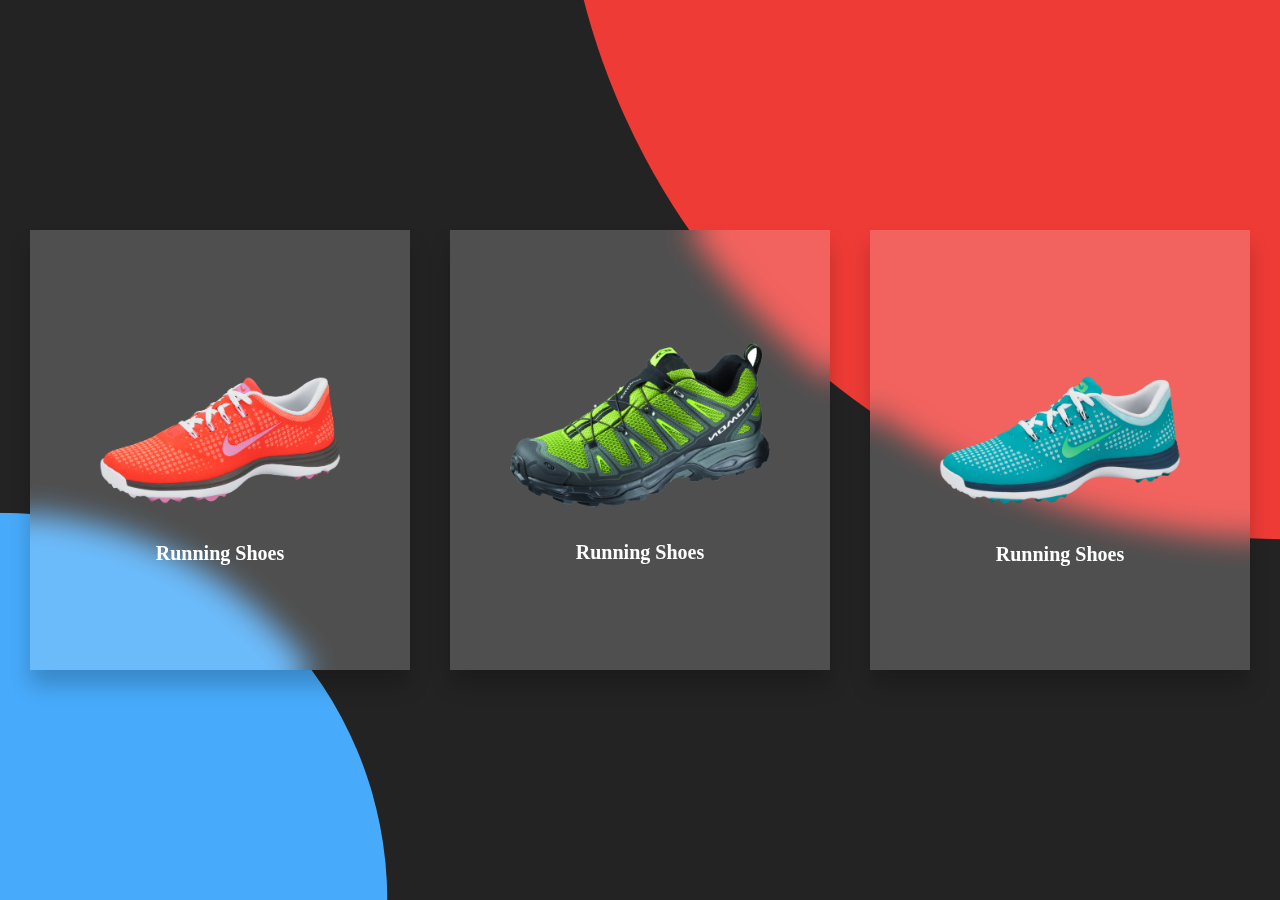
<file: Runningshoes/index.html>
<!DOCTYPE html>
<html lang="ja">
<head>
	<!-- Required meta tags -->
	<meta charset="">
	<meta name="description" content="">
	<meta name="author" content="">
	<meta name="viewport" content="width=device-width, initial-scale=1, shrink-to-fit=no">

	<title></title>

	

	
	<!-- Link to your css file -->
	<link rel="stylesheet" href="css/reset.css">
    <link rel="stylesheet" href="css/style.css">
    
		
	
</head>

<body>
    <section>
        <div class="container">
            <div class="card">
                <div class="imgBx">
                    <img src="img/shoes1.png">
                    <h2>Running Shoes</h2>
                </div>
                <div class="content">
                    <div class="size">
                        <h3>Size :</h3>
                        <span>7</span>
                        <span>8</span>
                        <span>9</span>
                        <span>10</span>
                    </div>
                    <div class="color">
                        <h3>Color :</h3>
                        <span></span>
                        <span></span>
                        <span></span>
                    </div>
                    <a href="#">Buy Now</a>
                </div>
            </div>
             <div class="card">
                <div class="imgBx">
                    <img src="img/shoes2.png">
                    <h2>Running Shoes</h2>
                </div>
                <div class="content">
                    <div class="size">
                        <h3>Size :</h3>
                        <span>7</span>
                        <span>8</span>
                        <span>9</span>
                        <span>10</span>
                    </div>
                    <div class="color">
                        <h3>Color :</h3>
                        <span></span>
                        <span></span>
                        <span></span>
                    </div>
                    <a href="#">Buy Now</a>
                </div>
            </div>
             <div class="card">
                <div class="imgBx">
                    <img src="img/shoes3.png">
                    <h2>Running Shoes</h2>
                </div>
                <div class="content">
                    <div class="size">
                        <h3>Size :</h3>
                        <span>7</span>
                        <span>8</span>
                        <span>9</span>
                        <span>10</span>
                    </div>
                    <div class="color">
                        <h3>Color :</h3>
                        <span></span>
                        <span></span>
                        <span></span>
                    </div>
                    <a href="#">Buy Now</a>
                </div>
            </div>
        </div>
    </section>
	
</body>
</html>
</file>
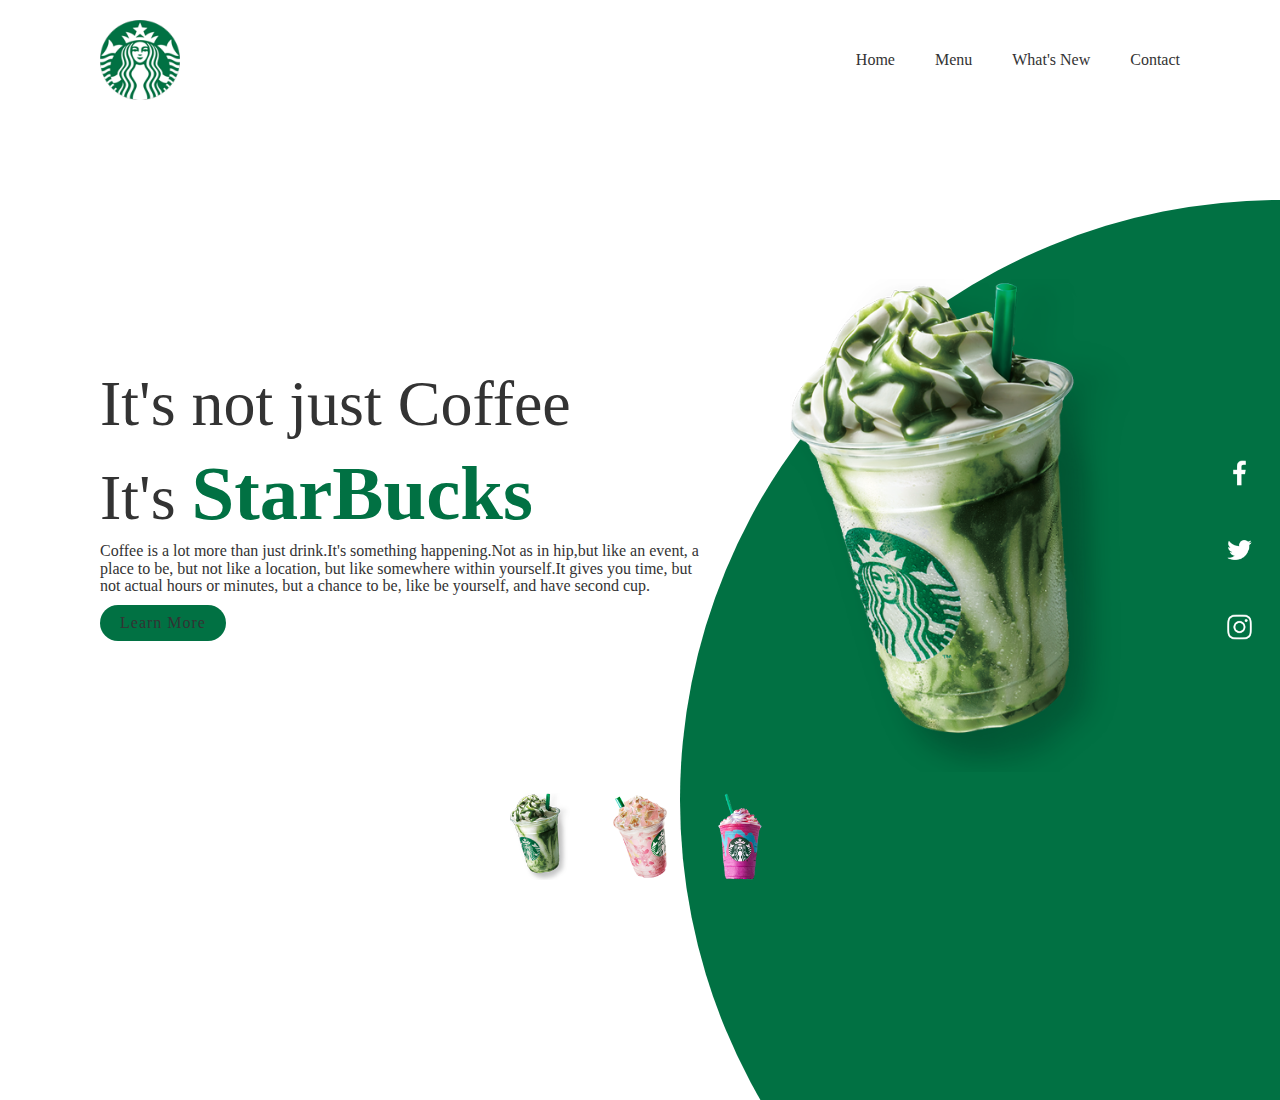
<file: StarBucks/index.html>
<!DOCTYPE html>
<html lang="ja">
<head>
	<!-- Required meta tags -->
	<meta charset="">
	<meta name="description" content="">
	<meta name="author" content="">
	<meta name="viewport" content="width=device-width, initial-scale=1, shrink-to-fit=no">

	<title></title>

	

	
	<!-- Link to your css file -->
    <link rel="stylesheet" href="css/reset.css">
	<link rel="stylesheet" href="css/style.css">
		
	
</head>

<body>
	<!-- Start coding here -->
    <section>
        <div class="circle"></div>
        <header>
            <a href="#"><img src="img/logo.png" class="logo"></a>
            <ul>
                <li><a href="#">Home</a></li>
                <li><a href="#">Menu</a></li>
                <li><a href="#">What's New</a></li>
                <li><a href="#">Contact</a></li>
            </ul>
        </header>
        <div class="content">
            <div class="textBox">
                <h2>It's not just Coffee<br>It's <span>StarBucks</span></h2>
                <p>Coffee is a lot more than just drink.It's something happening.Not as in hip,but like an event, a place to be, but not like a location, but like somewhere within yourself.It gives you time, but not actual hours or minutes, but a chance to be, like be yourself,  and have second cup.</p>
                <a href="#">Learn More</a>
            </div>
            <div class="imgBx">
                <img src="img/img1.png" class="starbucks">
            </div>
        </div>
        <ul class="thumb">
            <li><img src="img/thumb1.png" onclick="changeImage('img/img1.png');changeColor('#017143')"></li>
            <li><img src="img/thumb2.png" onclick="changeImage('img/img2.png');changeColor('#eb7495')"></li>
            <li><img src="img/thumb3.png" onclick="changeImage('img/img3.png');changeColor('#d752b1')"></li>
        </ul>
        <ul class="sci">
            <li><a href="#"><img src="img/facebook.png"></a></li>
            <li><a href="#"><img src="img/twitter.png"></a></li>
            <li><a href="#"><img src="img/instagram.png"></a></li>
            
        </ul>
    </section>
    
    
	
	<!-- Coding End -->

	<!-- do not forget download jquery (http://jquery.com/download/)-->
    <script type="text/javascript" src="js/js.js"></script>
	<!-- Bootstrap bundle for full components support -->
	
</body>
</html>
</file>
<file: Runningshoes/css/style.css>
section
{
    position: relative;
    display: flex;
    justify-content: center;
    align-content: center;
    width: 100%;
    min-height: 100vh;
    overflow: hidden;
    background: #232323;
    box-sizing: border-box;
}
section::before
{
    content: '';
    position: fixed;
    top: 0;
    left: 0;
    width: 100%;
    height: 100%;
    background: #ef3b36;
    clip-path:circle(65% at 100% -20%);
}
section::after
{
    content: '';
    position: fixed;
    top: 0;
    left: 0;
    width: 100%;
    height: 100%;
    background: #47aafa;
    clip-path:circle(35% at 0% 100%);
}
.container
{
    position: relative;
    z-index: 10;
    display: flex;
    justify-content: center;
    align-content: center;
    flex-wrap: wrap;
    
}
.container .card
{
    position: relative;
    display: flex;
    justify-content: center;
    align-items: center;
    flex-direction: column;
    width: 300px;
    height: 400px;
    padding: 20px 40px;
    margin: 20px;
    box-shadow: 0 15px 20px rgba(0,0,0,0.2);
    background: rgba(255,255,255,0.2);
    backdrop-filter:blur(15px);
}
.container .card .imgBx
{
    position: relative;
    display: flex;
    justify-content: center;
    align-items: center;
    flex-direction: column;
    padding: 20px;
    transition: 0.5s ease-in-out;
}
.container .card:hover .imgBx
{
   transform: translateY(-100px);
}
.container .card .imgBx img
{
    max-width: 100%;
    margin: 0 0 50px;
    transition: 0.5s ease-in-out;
}
.container .card:hover .imgBx img
{
    transform: translate(-20px,-40px) rotate(-25deg) scale(1.5); 
}
.container .card .imgBx h2
{
    position: absolute;
    bottom: 20px;
    color: #fff;
    font-weight: 600;
    font-size: 20px;

}
.container .card:nth-child(2) .imgBx h2
{
    position: absolute;
    bottom: 15px;
}
.container .card .content
{
    position: absolute;
    bottom: 20px;
    display: flex;
    justify-content: center;
    align-content: center;
    flex-direction: column;
    transition: 0.5s ease-in-out;
    opacity: 0;
    visibility: hidden;
}
.container .card:hover .content
{
    opacity: 1;
    visibility: visible;
    transform: translateY(-50px);
}
.container .card .content .size,
.container .card .content .color
{
    display: flex;
    justify-content: center;
    align-items: center;
    padding: 8px 20px;
    
}
.container .card .content .size h3,
.container .card .content .color h3
{
    color: #fff;
    font-weight: 400;
    font-size: 14px;
    text-align: center;
    text-transform: uppercase;
    letter-spacing: 2px;
    margin-right: 20px;
}
.container .card .content .size span
{
    color: #111;
    background: #fff;
    display: inline-block;
    border-radius: 4px;
    text-align: center;
    width: 26px;
    height: 26px;
    font-size: 14px;
    margin: 0 5px;
    line-height: 25px;
    font-weight: 500;
    transition: 0.5;
    cursor: pointer;
}
.container .card .content .size span:hover
{
    background: #9bdc28;
}
.container .card .content .color span
{
    background: #f00;
    border-radius: 50%;
    width: 20px;
    height: 20px;
    margin: 0 5px;
    cursor: pointer;
    border: 2px solid #fff;
    box-sizing: border-box;
}
.container .card .content .color span:nth-last-child(1)
{
    background: #7BDBF0;
}
.container .card .content .color span:nth-last-child(2)
{
    background: #9bdc28;
}
.container .card .content .color span:nth-last-child(3)
{
    background: #f00;
}
.container .card .content a
{
    display: inline-block;
    text-align: center;
    position: relative;
    padding: 12px 30px;
    background: #fff;
    border-radius: 40px;
    font-weight: 600;
    text-decoration: none;
    color: #111;
    letter-spacing: 1px;
    text-transform: uppercase;
}
</file>
<file: StarBucks/css/style.css>
body
{
    overflow-y: hidden;
}
section
{
    position: relative;
    min-height: 100vh;
    display: flex;
    justify-content: space-between;
    align-items: center;
    background: #fff;
    padding: 100px;
}
header
{
    position: absolute;
    width: 100%;
    top: 0;
    left: 0;
    display: flex;
    justify-content: space-between;
    align-items: center;
    padding:20px 0;
}
header .logo
{
    position: relative;
    width: 80px;
    padding-left: 100px;
    
}
header ul
{
    position: relative;
    padding-right: 100px;
    display: flex;
}
header ul li
{
    list-style: none;
}
header ul li a
{
    display: inline-block;
    margin-left: 40px;
    text-decoration: none;
    color: #333;
    font-weight: 400;
}
.content
{
    position: relative;
    width: 100%;
    display: flex;
    justify-content: space-between;
    align-items: center;
    padding-bottom:100px;
}
.content .textBox
{
    position: relative;
    max-width: 600px;
}
.content .textBox h2
{
    font-size: 4em;
    font-weight: 500;
    color: #333;
    line-height: 1.4em;
}
.content .textBox h2 span
{
    color: #017143;
    font-weight: 900;
    font-size: 1.2em;
}
.content .textBox p
{
    color: #333;
    font-size: 16px;
    font-weight: 400;
    line-height: 1.1em;
}
.content .textBox a
{
    background: #017143;
    color: #333;
    border-radius: 40px;
    text-decoration: none;
    display: inline-block;
    padding: 10px 20px;
    margin-top: 10px;
    font-weight: 400;
    letter-spacing: 1px;
}
.content .imgBx
{
    width: 600px;
    display: flex;
    justify-content: flex-end;
    padding-right: 50px;
    margin-top: 50px;
    
}
.content .imgBx img
{
    max-width: 340px;
}
.thumb
{
    display: flex;
    justify-content: space-between;
    align-items: center;
    position: absolute;
    bottom: 220px;
    left: 50%;
    transform: translateX(-50%);
    
}
.thumb li
{
    list-style: none;
    display: inline-block;
    margin: 0 20px;
    transition: 0.5s;
}
.thumb li img
{
    max-width: 60px;
    cursor: pointer;
}
.thumb li:hover img
{
    transform: translateY(-15px);
}
.sci
{
    position: absolute;
    right: 20px;
    top: 50%;
    transform: translateY(-50%);
    display: flex;
    flex-direction: column;
    justify-content: space-between;
    align-items: center;
}
.sci li
{
    display: inline-block;
    list-style: none;
    margin: 20px 0;
}
.sci li img
{
    cursor: pointer;
    transform: scale(0.6);
    filter: invert(1);
}
.circle
{
    position: absolute;
    top: 0;
    left: 0;
    width: 100%;
    height: 100%;
    background: #017143;
    clip-path:circle(600px at right 800px);
    
}
</file>
